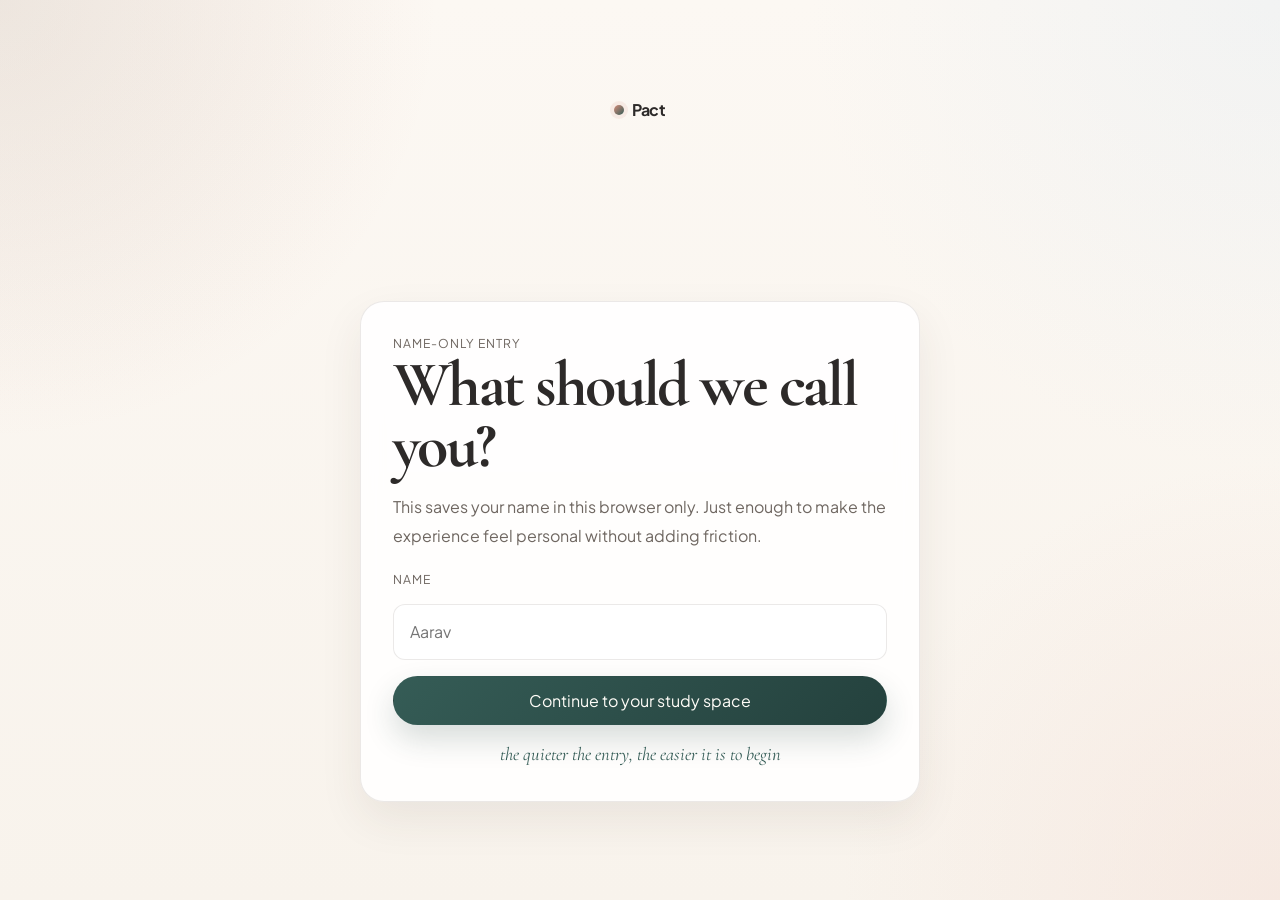
<file: app.html>
<!DOCTYPE html>
<html lang="en">
<head>
  <meta charset="UTF-8">
  <meta http-equiv="refresh" content="0; url=./pact.html#app">
  <title>Redirecting to Pact</title>
  <script>
    window.location.replace("./pact.html#app");
  </script>
</head>
<body></body>
</html>
</file>
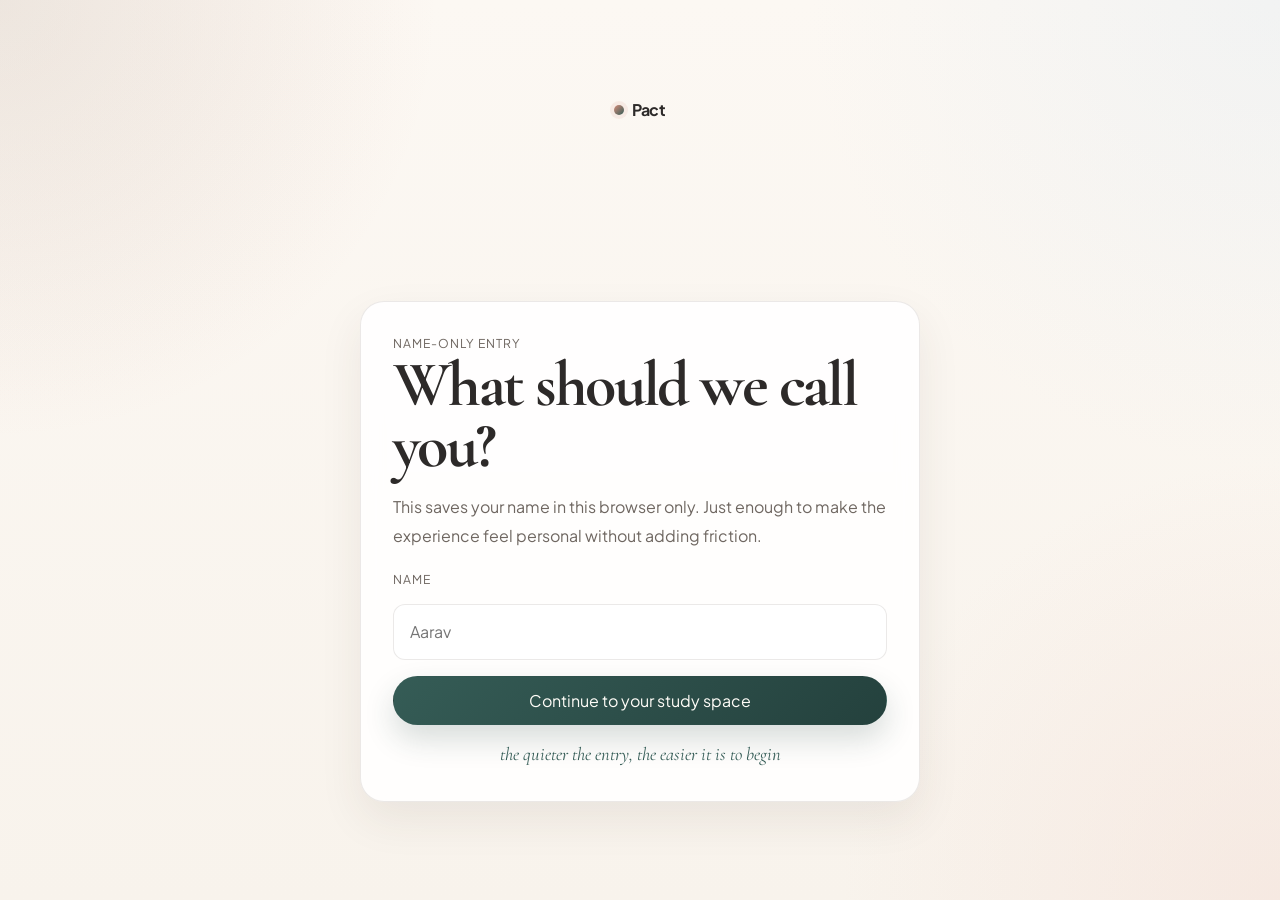
<file: hook.html>
<!DOCTYPE html>
<html lang="en">
<head>
  <meta charset="UTF-8">
  <meta http-equiv="refresh" content="0; url=./pact.html#hook">
  <title>Redirecting to Pact</title>
  <script>
    window.location.replace("./pact.html#hook");
  </script>
</head>
<body></body>
</html>
</file>
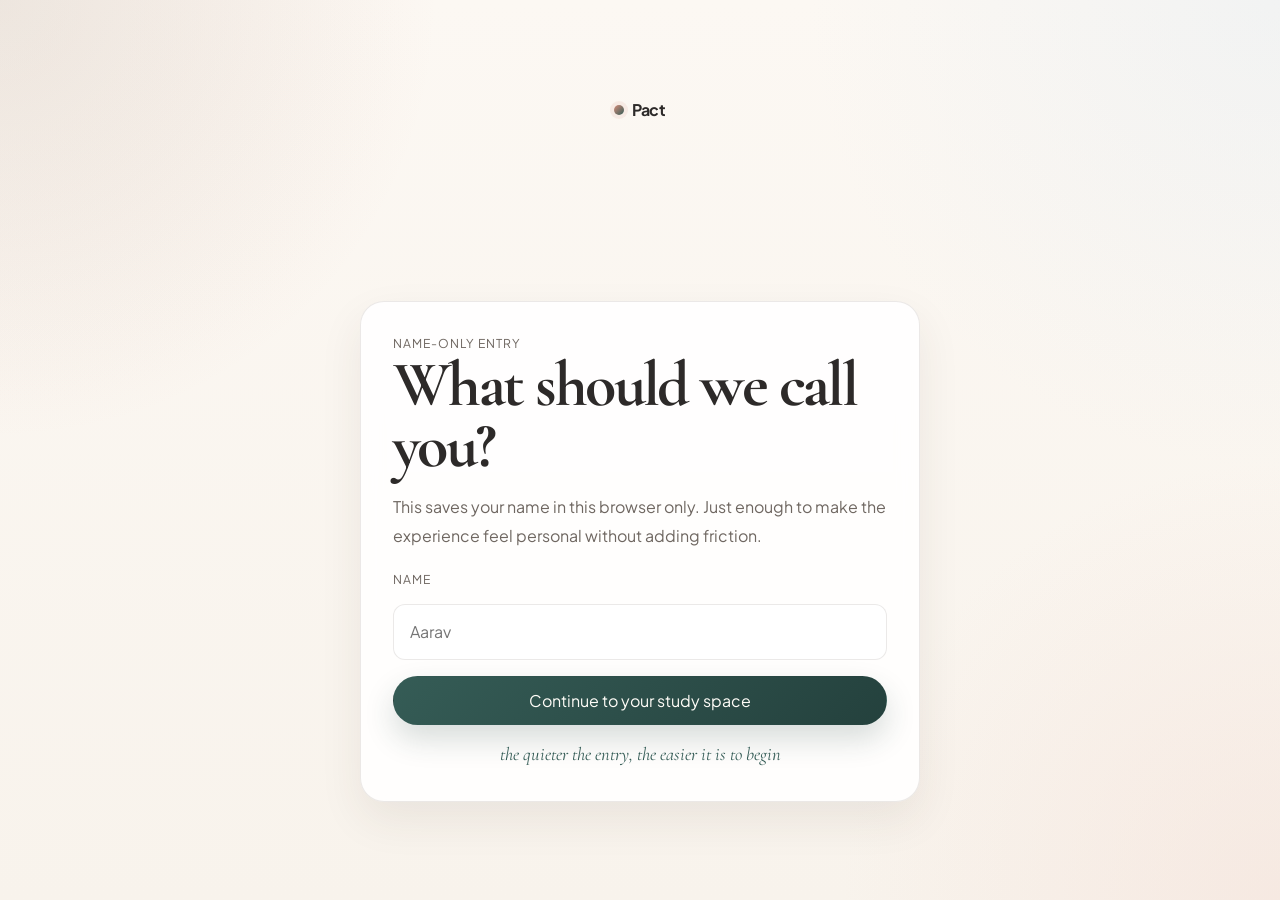
<file: login.html>
<!DOCTYPE html>
<html lang="en">
<head>
  <meta charset="UTF-8">
  <meta http-equiv="refresh" content="0; url=./pact.html#login">
  <title>Redirecting to Pact</title>
  <script>
    window.location.replace("./pact.html#login");
  </script>
</head>
<body></body>
</html>
</file>
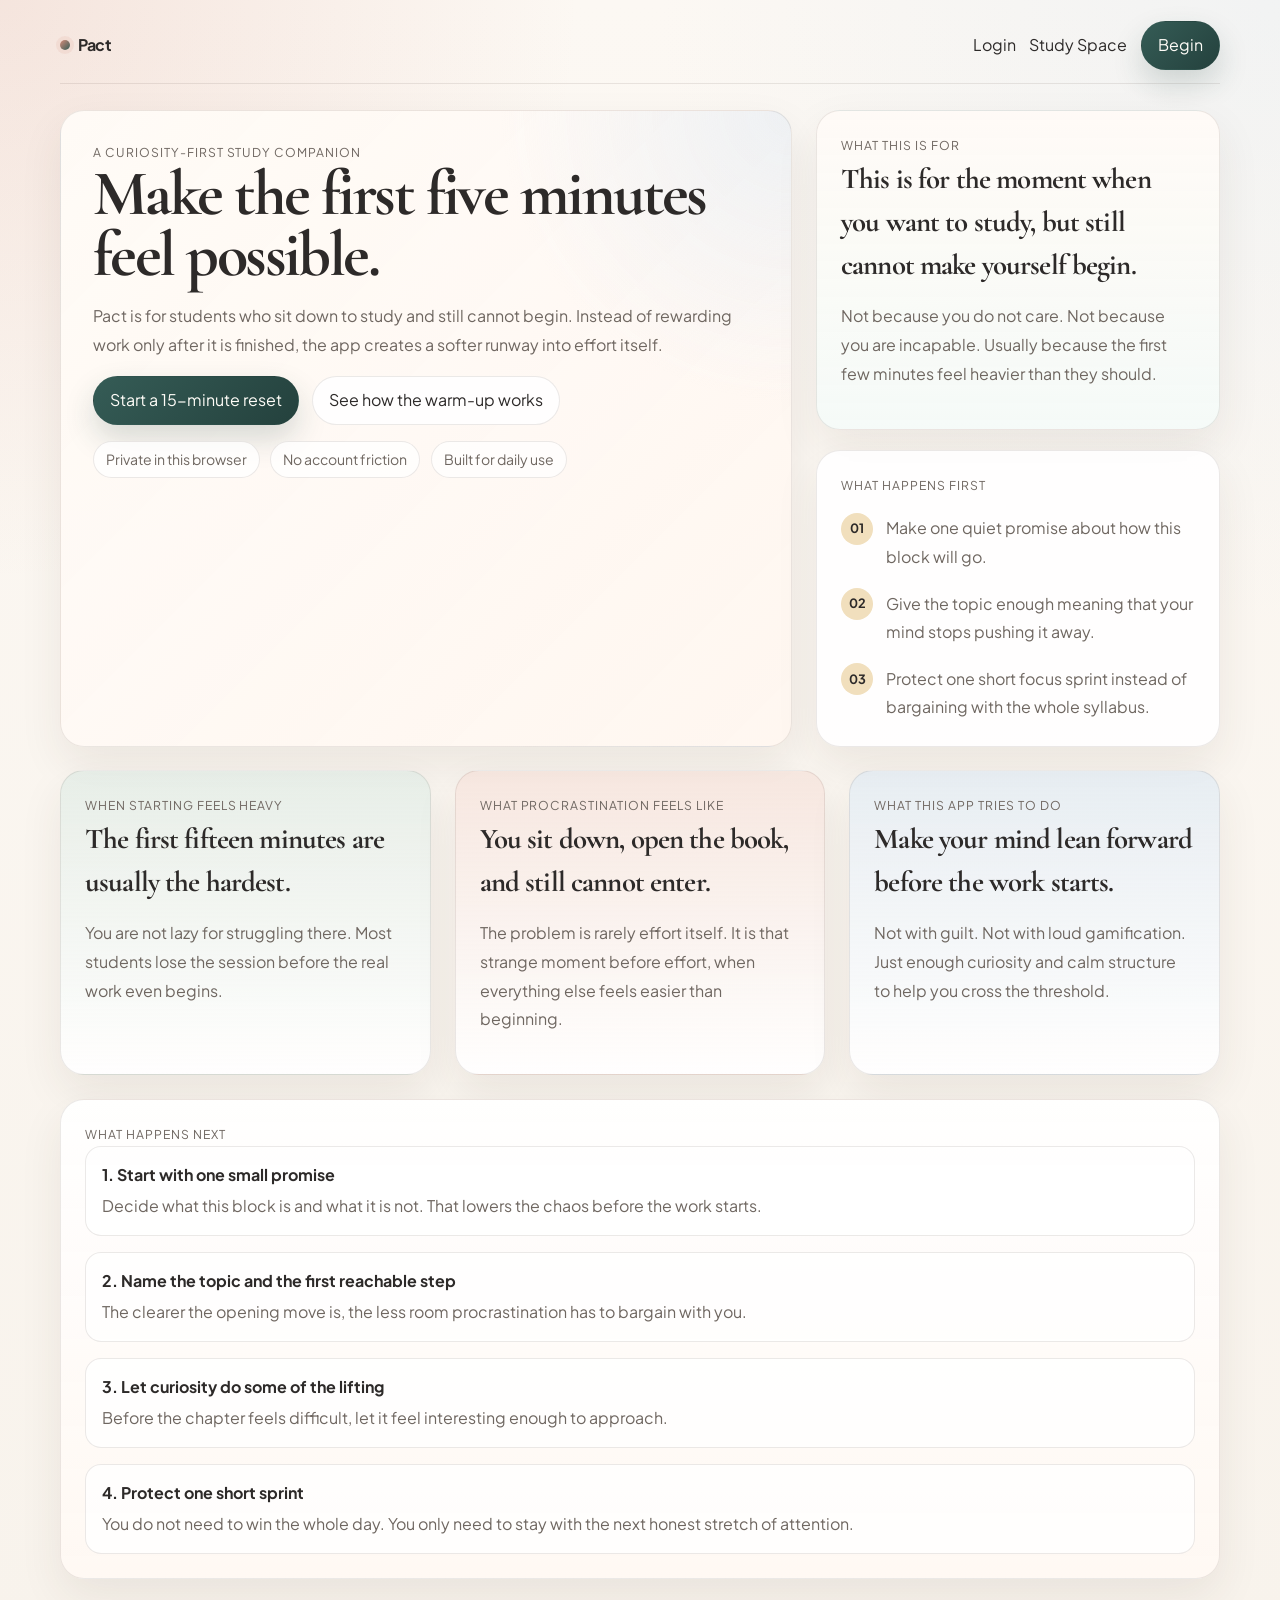
<file: pact.html>
<!DOCTYPE html>
<html lang="en">
<head>
  <meta charset="UTF-8">
  <meta name="viewport" content="width=device-width, initial-scale=1.0">
  <title>Pact — Begin gently</title>
  <meta name="description" content="A curiosity-first student study companion for starting gently and staying with the work.">
  <link rel="preconnect" href="https://fonts.googleapis.com">
  <link rel="preconnect" href="https://fonts.gstatic.com" crossorigin>
  <link href="https://fonts.googleapis.com/css2?family=Cormorant+Garamond:wght@500;600;700&family=Plus+Jakarta+Sans:wght@400;500;600;700&display=swap" rel="stylesheet">
  <link rel="icon" type="image/svg+xml" href="./assets/pact-mark.svg">
  <link rel="stylesheet" href="./styles.css">
</head>
<body>
<!-- ═══════════════════════════════════════════ -->
<!-- PAGE: HOME                                  -->
<!-- ═══════════════════════════════════════════ -->
<div id="page-home" class="page-view">
  <div class="page-shell">
    <header class="site-header">
      <a class="brand-mark" href="index.html">Pact</a>
      <nav class="site-nav">
        <a href="login.html">Login</a>
        <a href="app.html">Study Space</a>
        <a class="nav-button" id="homePrimaryCta" href="login.html">Begin</a>
      </nav>
    </header>

    <main class="home-hero-grid">
      <section class="hero-card hero-card-warm reveal">
        <p class="panel-kicker">A curiosity-first study companion</p>
        <h1>Make the first five minutes feel possible.</h1>
        <p class="hero-copy">
          Pact is for students who sit down to study and still cannot begin. Instead of rewarding work only after it is finished,
          the app creates a softer runway into effort itself.
        </p>
        <div class="button-row">
          <a class="primary-button" id="homeHeroCta" href="login.html">Start a 15-minute reset</a>
          <a class="secondary-button" href="hook.html">See how the warm-up works</a>
        </div>
        <div class="trust-row">
          <span class="trust-chip">Private in this browser</span>
          <span class="trust-chip">No account friction</span>
          <span class="trust-chip">Built for daily use</span>
        </div>
      </section>

      <aside class="home-side reveal">
        <section class="panel tone-panel">
          <p class="panel-kicker">What this is for</p>
          <h2>This is for the moment when you want to study, but still cannot make yourself begin.</h2>
          <p>Not because you do not care. Not because you are incapable. Usually because the first few minutes feel heavier than they should.</p>
        </section>
        <section class="panel mini-steps">
          <p class="panel-kicker">What happens first</p>
          <div class="step-list">
            <div class="step-item">
              <span>01</span>
              <p>Make one quiet promise about how this block will go.</p>
            </div>
            <div class="step-item">
              <span>02</span>
              <p>Give the topic enough meaning that your mind stops pushing it away.</p>
            </div>
            <div class="step-item">
              <span>03</span>
              <p>Protect one short focus sprint instead of bargaining with the whole syllabus.</p>
            </div>
          </div>
        </section>
      </aside>
    </main>

    <section class="feature-grid reveal">
      <article class="panel feature-panel accent-sage">
        <p class="panel-kicker">When starting feels heavy</p>
        <h2>The first fifteen minutes are usually the hardest.</h2>
        <p>You are not lazy for struggling there. Most students lose the session before the real work even begins.</p>
      </article>
      <article class="panel feature-panel accent-rose">
        <p class="panel-kicker">What procrastination feels like</p>
        <h2>You sit down, open the book, and still cannot enter.</h2>
        <p>The problem is rarely effort itself. It is that strange moment before effort, when everything else feels easier than beginning.</p>
      </article>
      <article class="panel feature-panel accent-sky">
        <p class="panel-kicker">What this app tries to do</p>
        <h2>Make your mind lean forward before the work starts.</h2>
        <p>Not with guilt. Not with loud gamification. Just enough curiosity and calm structure to help you cross the threshold.</p>
      </article>
    </section>

    <section class="panel page-map reveal">
      <p class="panel-kicker">What happens next</p>
      <div class="focus-order">
        <div class="focus-step">
          <strong>1. Start with one small promise</strong>
          <span>Decide what this block is and what it is not. That lowers the chaos before the work starts.</span>
        </div>
        <div class="focus-step">
          <strong>2. Name the topic and the first reachable step</strong>
          <span>The clearer the opening move is, the less room procrastination has to bargain with you.</span>
        </div>
        <div class="focus-step">
          <strong>3. Let curiosity do some of the lifting</strong>
          <span>Before the chapter feels difficult, let it feel interesting enough to approach.</span>
        </div>
        <div class="focus-step">
          <strong>4. Protect one short sprint</strong>
          <span>You do not need to win the whole day. You only need to stay with the next honest stretch of attention.</span>
        </div>
      </div>
    </section>
  </div>
</div>

<!-- ═══════════════════════════════════════════ -->
<!-- PAGE: LOGIN                                 -->
<!-- ═══════════════════════════════════════════ -->
<div id="page-login" class="page-view">
  <main class="auth-layout auth-layout-warm">
    <a class="brand-mark centered-mark" href="index.html">Pact</a>
    <section class="auth-card reveal">
      <p class="panel-kicker">Name-only entry</p>
      <h1>What should we call you?</h1>
      <p class="auth-copy">
        This saves your name in this browser only. Just enough to make the experience feel personal without adding friction.
      </p>
      <form id="loginForm" class="auth-form">
        <label class="field-label" for="nameInput">Name</label>
        <input id="nameInput" name="name" type="text" maxlength="30" placeholder="Aarav" autocomplete="name" required>
        <button class="primary-button full-width" type="submit">Continue to your study space</button>
      </form>

      <div id="returningUserCard" class="returning-user" hidden>
        <p class="field-label">Already saved here</p>
        <p id="returningUserText" class="returning-name"></p>
        <div class="button-row narrow">
          <a class="secondary-button" href="app.html">Continue</a>
          <button id="resetUserButton" class="ghost-button" type="button">Use a different name</button>
        </div>
      </div>

      <p class="hand-note hand-note-center">the quieter the entry, the easier it is to begin</p>
    </section>
  </main>
</div>

<!-- ═══════════════════════════════════════════ -->
<!-- PAGE: APP (dashboard)                       -->
<!-- ═══════════════════════════════════════════ -->
<div id="page-app" class="page-view">
  <div class="page-shell">
    <header class="site-header">
      <a class="brand-mark" href="index.html">Pact</a>
      <nav class="site-nav">
        <a href="index.html">Home</a>
        <a href="planner.html">Planner</a>
        <a href="dashboard.html">Dashboard</a>
        <a href="hook.html">Warm-up</a>
        <a href="session.html">Focus Sprint</a>
        <button id="clearIdentityButton" class="ghost-button compact" type="button">Switch name</button>
      </nav>
    </header>

    <main class="dashboard-layout">
      <section class="dashboard-main">
        <div id="appNotice" class="notice-banner" hidden></div>

        <section class="panel intro-panel reveal soft-gradient-card">
          <p class="panel-kicker">Start here</p>
          <h1 id="appGreeting">One clear beginning is enough.</h1>
          <p id="appSubcopy" class="hero-copy">
            Set the pact, choose the topic, pick a short block, and decide the first reachable step. Then the focus sprint takes over.
          </p>
        </section>

        <section class="panel reveal">
          <div class="panel-head">
            <div>
              <p class="panel-kicker">1. Make the block cleaner</p>
              <h2>The Pact</h2>
            </div>
            <span id="supportBadge" class="status-badge">More support</span>
          </div>
          <label class="field-label" for="pactInput">What will make this block easier to protect?</label>
          <textarea id="pactInput" rows="4" placeholder="Phone in another room. No music for the first 15 minutes. One tab only. I begin with the first example before I judge how I feel."></textarea>
          <div class="chip-row">
            <button class="chip suggestion-chip" type="button" data-value="Phone stays out of reach.">Phone away</button>
            <button class="chip suggestion-chip" type="button" data-value="No music during the first focus block.">No music</button>
            <button class="chip suggestion-chip" type="button" data-value="Only one study tab stays open.">One tab only</button>
            <button class="chip suggestion-chip" type="button" data-value="I start with the hardest five minutes first.">Hardest five minutes first</button>
          </div>
        </section>

        <section class="panel reveal">
          <div class="panel-head">
            <div>
              <p class="panel-kicker">2. Choose the target</p>
              <h2>Topic and sprint length</h2>
            </div>
          </div>

          <div class="form-grid">
            <div class="field">
              <label class="field-label" for="subjectSelect">Subject</label>
              <select id="subjectSelect">
                <option value="mathematics">Mathematics</option>
                <option value="physics">Physics</option>
                <option value="chemistry">Chemistry</option>
                <option value="biology">Biology</option>
                <option value="history">History</option>
                <option value="literature">Literature</option>
                <option value="economics">Economics</option>
                <option value="general">General</option>
              </select>
            </div>
            <div class="field field-wide">
              <label class="field-label" for="topicInput">Topic</label>
              <input id="topicInput" type="text" placeholder="Complex Numbers">
            </div>
          </div>

          <div class="duration-panel">
            <div class="duration-copy">
              <p class="field-label">Sprint length</p>
              <p class="helper-text">If starting feels hard today, begin with 15 minutes. You can always do another block after.</p>
            </div>
            <div class="duration-meter">
              <input id="durationRange" type="range" min="15" max="60" step="5" value="25">
              <div class="duration-badge"><span id="durationValue">25</span> min</div>
            </div>
          </div>

          <div class="hook-preview-grid">
            <div id="hookPreviewCard" class="hook-card expanded-hook-card">
              <p class="eyebrow">Why this might be worth opening</p>
              <h3 id="hookPreviewTitle">Give the chapter a reason to matter first.</h3>
              <p id="hookPreviewText">The warm-up turns the topic into something your brain can lean toward before the effort begins.</p>
            </div>
            <div class="preview-actions">
              <a class="secondary-button full-width" id="openHookButton" href="hook.html">Open curiosity warm-up</a>
              <p class="hand-note hand-note-small">interest first, resistance second</p>
            </div>
          </div>
        </section>

        <section class="panel reveal">
          <div class="panel-head">
            <div>
              <p class="panel-kicker">3. Lower the first barrier</p>
              <h2>Pick the first reachable step</h2>
            </div>
          </div>

          <div class="task-entry">
            <input id="taskInput" type="text" placeholder="What's the smallest thing you can start right now?">
            <button id="addTaskButton" class="primary-button" type="button">Add step</button>
          </div>
          <ul id="draftTaskList" class="task-list"></ul>

          <div class="button-row">
            <button id="startSessionButton" class="primary-button" type="button">Start this focus sprint</button>
            <button id="resetDraftButton" class="ghost-button" type="button">Clear setup</button>
          </div>
        </section>
      </section>

      <aside class="app-sidebar">
        <section class="panel reveal">
          <p class="panel-kicker">Quiet record</p>
          <div class="metric-grid">
            <div class="metric-card accent-sage">
              <span class="metric-value" id="streakValue">0</span>
              <span class="metric-label">streak</span>
            </div>
            <div class="metric-card accent-rose">
              <span class="metric-value" id="sessionCountValue">0</span>
              <span class="metric-label">sessions</span>
            </div>
          </div>
          <div class="metric-card xp-card accent-sky">
            <div class="xp-ring">
              <svg viewBox="0 0 120 120" aria-hidden="true">
                <circle class="ring-track" cx="60" cy="60" r="46"></circle>
                <circle id="xpRingProgress" class="ring-progress" cx="60" cy="60" r="46"></circle>
              </svg>
              <div class="xp-ring-center">
                <span class="metric-label">level</span>
                <strong id="levelValue" class="ring-level">1</strong>
              </div>
            </div>
            <div class="xp-copy">
              <p class="panel-kicker">Experience</p>
              <h3 id="xpHeadline">Three focus blocks to level 2.</h3>
              <p id="xpSubcopy" class="sidebar-copy">Each full 25-minute block adds 100 XP. Every 300 XP lifts you one level.</p>
              <div class="xp-meta">
                <span id="xpTotalValue">0 XP</span>
                <span id="xpRingLabel">0 / 300 XP this level</span>
              </div>
            </div>
          </div>
        </section>

        <section class="panel reveal">
          <p class="panel-kicker">Your arc</p>
          <h2 id="supportTitle">More support right now</h2>
          <p id="supportDescription" class="sidebar-copy">
            Early on, the app gives a little more scaffolding because starting cleanly still needs support.
          </p>
          <div id="graduationNote" class="graduation-note">
            Keep showing up. The app gets quieter as your own momentum gets stronger.
          </div>
        </section>

        <section class="panel reveal">
          <p class="panel-kicker">Recent sessions</p>
          <ul id="recentSessionsList" class="session-history"></ul>
        </section>
      </aside>
    </main>
  </div>
</div>

<!-- ═══════════════════════════════════════════ -->
<!-- PAGE: HOOK (curiosity)                      -->
<!-- ═══════════════════════════════════════════ -->
<div id="page-hook" class="page-view">
  <div class="page-shell">
    <header class="site-header">
      <a class="brand-mark" href="index.html">Pact</a>
      <nav class="site-nav">
        <a href="app.html">Study Space</a>
        <a href="planner.html">Planner</a>
        <a href="dashboard.html">Dashboard</a>
        <a href="session.html">Focus Sprint</a>
        <button id="hookSwitchIdentityButton" class="ghost-button compact" type="button">Switch name</button>
      </nav>
    </header>

    <main class="hook-layout">
      <section class="hook-main">
        <div id="hookNotice" class="notice-banner" hidden></div>

        <section class="panel hook-hero reveal">
          <p class="panel-kicker" id="hookTopicLabel">Curiosity warm-up</p>
          <h1 id="hookTitle">Make the chapter feel worth approaching.</h1>
          <p class="hook-short" id="hookShortText">Set a topic in the study space and this page will turn it into a stronger invitation.</p>
          <p class="hero-copy" id="hookLongText">
            The goal here is not to explain the whole chapter. It is to give the brain something intriguing enough to lean toward before the work begins.
          </p>
        </section>

        <section class="hook-info-grid reveal">
          <article class="panel accent-sage">
            <p class="panel-kicker">What makes this beautiful</p>
            <p id="hookBeautyText">The beautiful part of a topic is usually the moment when scattered facts suddenly become one coherent picture.</p>
          </article>
          <article class="panel accent-sky">
            <p class="panel-kicker">What to watch for today</p>
            <p id="hookLensText">A good study lens tells the student what to look for while reading or solving, so attention stops feeling random.</p>
          </article>
          <article class="panel accent-rose">
            <p class="panel-kicker">Why this pays off</p>
            <p id="hookPayoffText">When effort is attached to meaning, memory usually sticks better and starting the next session gets easier too.</p>
          </article>
        </section>

        <section class="panel reveal">
          <div class="panel-head">
            <div>
              <p class="panel-kicker">Visual doorway</p>
              <h2 id="hookVisualTitle">A simple visual can make the idea feel graspable.</h2>
            </div>
          </div>
          <div id="hookVisualGraphic" class="visual-stage"></div>
          <p id="hookVisualCaption" class="visual-caption">The visual updates with the chosen topic whenever the app knows how to map it clearly.</p>
        </section>
      </section>

      <aside class="hook-side">
        <section class="panel reveal">
          <p class="panel-kicker">What you are about to study</p>
          <h2 id="hookTopicName">Nothing chosen yet</h2>
          <p id="hookStateHint" class="sidebar-copy">
            Go to the study space, choose a subject and topic, then return here.
          </p>
          <div class="button-row">
            <a class="secondary-button" href="app.html">Back to study space</a>
            <button id="startFromHookButton" class="primary-button" type="button">Start this focus sprint</button>
          </div>
        </section>

        <section class="panel reveal">
          <p class="panel-kicker">How the session will end</p>
          <p id="hookChallengePreview" class="sidebar-copy">
            The end-of-session retrieval question will appear here once the app knows the topic.
          </p>
          <p class="hand-note hand-note-small">begin with interest, end with proof</p>
        </section>
      </aside>
    </main>
  </div>
</div>

<!-- ═══════════════════════════════════════════ -->
<!-- PAGE: SESSION (focus)                       -->
<!-- ═══════════════════════════════════════════ -->
<div id="page-session" class="page-view">
  <div class="page-shell">
    <header class="site-header">
      <a class="brand-mark" href="index.html">Pact</a>
      <nav class="site-nav">
        <a href="app.html">Study Space</a>
        <a href="planner.html">Planner</a>
        <a href="dashboard.html">Dashboard</a>
        <a href="hook.html">Warm-up</a>
        <button id="sessionSwitchIdentityButton" class="ghost-button compact" type="button">Switch name</button>
      </nav>
    </header>

    <main class="session-layout">
      <section class="session-main">
        <div id="sessionNotice" class="notice-banner" hidden></div>

        <section id="sessionEmptyState" class="panel reveal" hidden>
          <p class="panel-kicker">No focus sprint yet</p>
          <h1>Set up the next block first.</h1>
          <p class="hero-copy">
            The focus sprint becomes available once the pact, topic, sprint length, and first steps are ready.
          </p>
          <div class="button-row">
            <a class="primary-button" href="app.html">Set up a focus sprint</a>
            <a class="secondary-button" href="hook.html">Open curiosity warm-up</a>
          </div>
        </section>

        <section id="sessionLivePanel" class="panel reveal" hidden>
          <div class="panel-head">
            <div>
              <p class="panel-kicker" id="sessionSubjectLabel">Focus sprint</p>
              <h1 id="sessionTopicTitle">Current topic</h1>
              <p id="sessionHookReminder" class="hero-copy">
                The warm-up stays here as a quiet anchor while you work.
              </p>
            </div>
            <div class="session-timer-card">
              <div class="timer-dial">
                <svg viewBox="0 0 220 220" aria-hidden="true">
                  <circle class="timer-dial-track" cx="110" cy="110" r="88"></circle>
                  <circle id="sessionDialProgress" class="timer-dial-progress" cx="110" cy="110" r="88"></circle>
                </svg>
                <div class="timer-dial-center">
                  <span class="session-timer-label">remaining</span>
                  <strong id="remainingTimer">25:00</strong>
                  <small id="elapsedTimer">elapsed 00:00</small>
                </div>
              </div>
              <div class="session-progress-meta">
                <span id="sessionDurationText">25 minute block</span>
                <span id="nextCheckInText">Next check-in in 15:00</span>
              </div>
            </div>
          </div>

          <div class="session-overview">
            <div class="overview-item">
              <span class="meta-label">Check-ins</span>
              <strong id="checkInCount">0</strong>
            </div>
            <div class="overview-item">
              <span class="meta-label">What to hold onto</span>
              <strong id="liveSupportLabel">Curiosity hook</strong>
            </div>
            <div class="overview-item">
              <span class="meta-label">Today's pact</span>
              <strong id="sessionPactSummary">-</strong>
            </div>
          </div>

          <div class="hook-card live-hook-card">
            <p id="liveSupportText">When the session starts, the hook and later responses will live here.</p>
          </div>

          <div class="panel subtle-panel">
            <div class="panel-head compact-head">
              <div>
                <p class="panel-kicker">What you can do next</p>
                <h3>Keep the next step reachable</h3>
              </div>
            </div>
            <ul id="liveTaskList" class="task-list compact-list"></ul>
          </div>

          <div id="checkInPrompt" class="checkin-card" hidden>
            <p class="eyebrow">State check-in</p>
            <h3>How is your attention right now?</h3>
            <p class="helper-text">1 is flat and resistant. 10 is absorbed and steady.</p>
            <div id="ratingGrid" class="rating-grid"></div>
          </div>

          <div id="thermostatCard" class="thermostat-card" hidden>
            <p id="thermostatLabel" class="eyebrow">Thermostat response</p>
            <h3 id="thermostatTitle">A small spark</h3>
            <p id="thermostatMessage"></p>
          </div>

          <div class="button-row">
            <button id="manualCheckInButton" class="secondary-button" type="button">Check your state</button>
            <button id="endSessionButton" class="primary-button" type="button">Finish focus sprint</button>
          </div>
        </section>

        <section id="wrapPanel" class="panel reveal" hidden>
          <div class="panel-head">
            <div>
              <p class="panel-kicker">Close the loop</p>
              <h2>Retrieval and reflection</h2>
            </div>
          </div>

          <div class="wrap-question">
            <p class="field-label">Challenge question</p>
            <p id="challengeQuestion" class="challenge-copy"></p>
          </div>

          <label class="field-label" for="answerInput">What can you retrieve now?</label>
          <textarea id="answerInput" rows="5" placeholder="Write the strongest answer you can before revealing the guidance."></textarea>

          <div class="button-row">
            <button id="revealCuesButton" class="secondary-button" type="button">Reveal what a strong answer should touch</button>
          </div>

          <div id="answerCuesCard" class="answer-cues" hidden>
            <p class="eyebrow">Strong answers usually include</p>
            <p id="answerCuesText"></p>
          </div>

          <label class="field-label" for="reflectionInput">What surprised you today?</label>
          <textarea id="reflectionInput" rows="3" placeholder="One sentence is enough."></textarea>

          <div class="button-row">
            <button id="saveSessionButton" class="primary-button" type="button">Save this session</button>
            <a class="ghost-button" href="app.html">Back to study space</a>
          </div>
        </section>
      </section>

      <aside class="session-side">
        <section class="panel reveal">
          <p class="panel-kicker">During the block</p>
          <h2>Stay with the next honest step.</h2>
          <p class="sidebar-copy">
            The focus sprint is intentionally quieter than the study space. The warm-up has already done its job. Now the work gets room.
          </p>
          <p class="hand-note hand-note-small">reward the effort, not just the finish</p>
        </section>
      </aside>
    </main>
  </div>
</div>

<!-- ═══════════════════════════════════════════ -->
<script src="./script.js"></script>
<script src="./ai.js"></script>
</body>
</html>
</file>
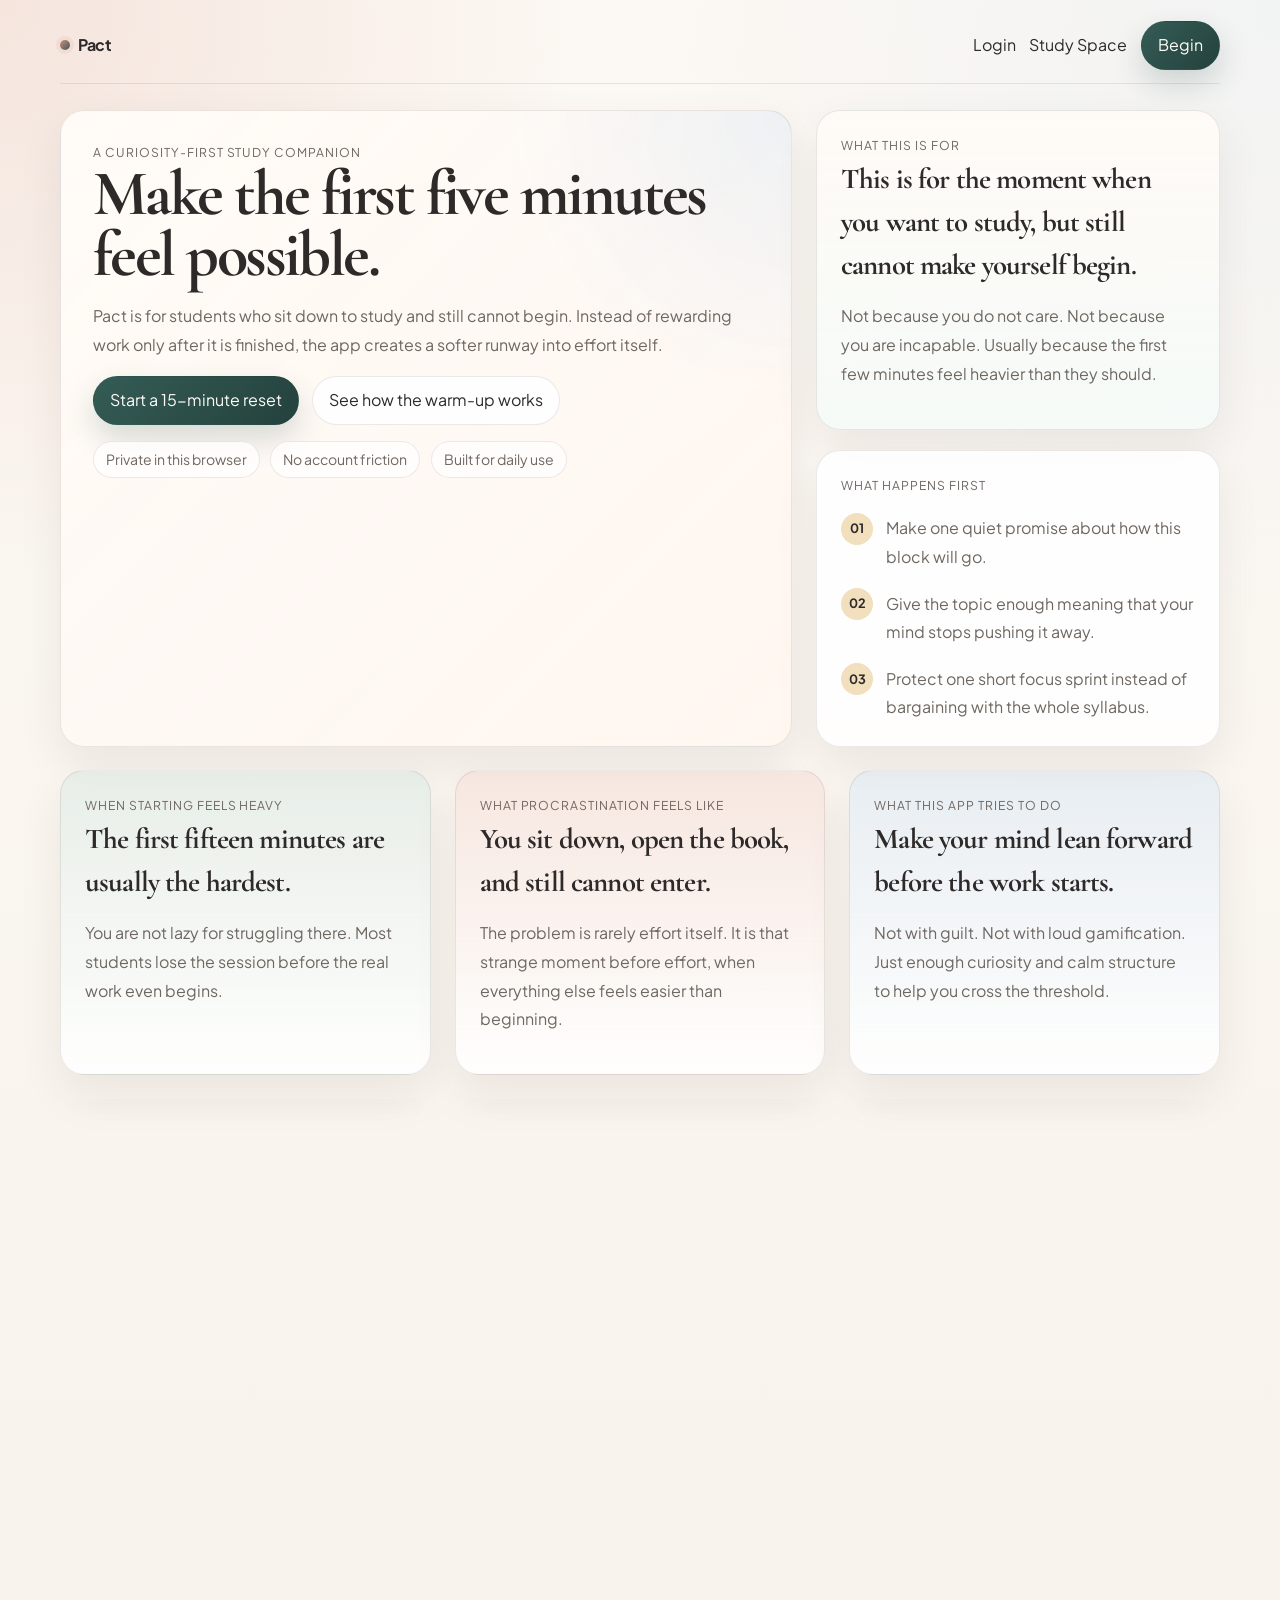
<file: pact.html.html>
<!DOCTYPE html>
<html lang="en">
<head>
  <meta charset="UTF-8">
  <meta name="viewport" content="width=device-width, initial-scale=1.0">
  <title>Pact — Begin gently</title>
  <meta name="description" content="A curiosity-first student study companion for starting gently and staying with the work.">
  <link rel="preconnect" href="https://fonts.googleapis.com">
  <link rel="preconnect" href="https://fonts.gstatic.com" crossorigin>
  <link href="https://fonts.googleapis.com/css2?family=Cormorant+Garamond:wght@500;600;700&family=Plus+Jakarta+Sans:wght@400;500;600;700&display=swap" rel="stylesheet">
  <link rel="icon" type="image/svg+xml" href="./assets/pact-mark.svg">
  <link rel="stylesheet" href="./styles.css">
</head>
<body>
<!-- ═══════════════════════════════════════════ -->
<!-- PAGE: HOME                                  -->
<!-- ═══════════════════════════════════════════ -->
<div id="page-home" class="page-view">
  <div class="page-shell">
    <header class="site-header">
      <a class="brand-mark" href="index.html">Pact</a>
      <nav class="site-nav">
        <a href="login.html">Login</a>
        <a href="app.html">Study Space</a>
        <a class="nav-button" id="homePrimaryCta" href="login.html">Begin</a>
      </nav>
    </header>

    <main class="home-hero-grid">
      <section class="hero-card hero-card-warm reveal">
        <p class="panel-kicker">A curiosity-first study companion</p>
        <h1>Make the first five minutes feel possible.</h1>
        <p class="hero-copy">
          Pact is for students who sit down to study and still cannot begin. Instead of rewarding work only after it is finished,
          the app creates a softer runway into effort itself.
        </p>
        <div class="button-row">
          <a class="primary-button" id="homeHeroCta" href="login.html">Start a 15-minute reset</a>
          <a class="secondary-button" href="hook.html">See how the warm-up works</a>
        </div>
        <div class="trust-row">
          <span class="trust-chip">Private in this browser</span>
          <span class="trust-chip">No account friction</span>
          <span class="trust-chip">Built for daily use</span>
        </div>
      </section>

      <aside class="home-side reveal">
        <section class="panel tone-panel">
          <p class="panel-kicker">What this is for</p>
          <h2>This is for the moment when you want to study, but still cannot make yourself begin.</h2>
          <p>Not because you do not care. Not because you are incapable. Usually because the first few minutes feel heavier than they should.</p>
        </section>
        <section class="panel mini-steps">
          <p class="panel-kicker">What happens first</p>
          <div class="step-list">
            <div class="step-item">
              <span>01</span>
              <p>Make one quiet promise about how this block will go.</p>
            </div>
            <div class="step-item">
              <span>02</span>
              <p>Give the topic enough meaning that your mind stops pushing it away.</p>
            </div>
            <div class="step-item">
              <span>03</span>
              <p>Protect one short focus sprint instead of bargaining with the whole syllabus.</p>
            </div>
          </div>
        </section>
      </aside>
    </main>

    <section class="feature-grid reveal">
      <article class="panel feature-panel accent-sage">
        <p class="panel-kicker">When starting feels heavy</p>
        <h2>The first fifteen minutes are usually the hardest.</h2>
        <p>You are not lazy for struggling there. Most students lose the session before the real work even begins.</p>
      </article>
      <article class="panel feature-panel accent-rose">
        <p class="panel-kicker">What procrastination feels like</p>
        <h2>You sit down, open the book, and still cannot enter.</h2>
        <p>The problem is rarely effort itself. It is that strange moment before effort, when everything else feels easier than beginning.</p>
      </article>
      <article class="panel feature-panel accent-sky">
        <p class="panel-kicker">What this app tries to do</p>
        <h2>Make your mind lean forward before the work starts.</h2>
        <p>Not with guilt. Not with loud gamification. Just enough curiosity and calm structure to help you cross the threshold.</p>
      </article>
    </section>

    <section class="panel page-map reveal">
      <p class="panel-kicker">What happens next</p>
      <div class="focus-order">
        <div class="focus-step">
          <strong>1. Start with one small promise</strong>
          <span>Decide what this block is and what it is not. That lowers the chaos before the work starts.</span>
        </div>
        <div class="focus-step">
          <strong>2. Name the topic and the first reachable step</strong>
          <span>The clearer the opening move is, the less room procrastination has to bargain with you.</span>
        </div>
        <div class="focus-step">
          <strong>3. Let curiosity do some of the lifting</strong>
          <span>Before the chapter feels difficult, let it feel interesting enough to approach.</span>
        </div>
        <div class="focus-step">
          <strong>4. Protect one short sprint</strong>
          <span>You do not need to win the whole day. You only need to stay with the next honest stretch of attention.</span>
        </div>
      </div>
    </section>
  </div>
</div>

<!-- ═══════════════════════════════════════════ -->
<!-- PAGE: LOGIN                                 -->
<!-- ═══════════════════════════════════════════ -->
<div id="page-login" class="page-view">
  <main class="auth-layout auth-layout-warm">
    <a class="brand-mark centered-mark" href="index.html">Pact</a>
    <section class="auth-card reveal">
      <p class="panel-kicker">Name-only entry</p>
      <h1>What should we call you?</h1>
      <p class="auth-copy">
        This saves your name in this browser only. Just enough to make the experience feel personal without adding friction.
      </p>
      <form id="loginForm" class="auth-form">
        <label class="field-label" for="nameInput">Name</label>
        <input id="nameInput" name="name" type="text" maxlength="30" placeholder="Aarav" autocomplete="name" required>
        <button class="primary-button full-width" type="submit">Continue to your study space</button>
      </form>

      <div id="returningUserCard" class="returning-user" hidden>
        <p class="field-label">Already saved here</p>
        <p id="returningUserText" class="returning-name"></p>
        <div class="button-row narrow">
          <a class="secondary-button" href="app.html">Continue</a>
          <button id="resetUserButton" class="ghost-button" type="button">Use a different name</button>
        </div>
      </div>

      <p class="hand-note hand-note-center">the quieter the entry, the easier it is to begin</p>
    </section>
  </main>
</div>

<!-- ═══════════════════════════════════════════ -->
<!-- PAGE: APP (dashboard)                       -->
<!-- ═══════════════════════════════════════════ -->
<div id="page-app" class="page-view">
  <div class="page-shell">
    <header class="site-header">
      <a class="brand-mark" href="index.html">Pact</a>
      <nav class="site-nav">
        <a href="index.html">Home</a>
        <a href="hook.html">Warm-up</a>
        <a href="session.html">Focus Sprint</a>
        <button id="clearIdentityButton" class="ghost-button compact" type="button">Switch name</button>
      </nav>
    </header>

    <main class="dashboard-layout">
      <section class="dashboard-main">
        <div id="appNotice" class="notice-banner" hidden></div>

        <section class="panel intro-panel reveal soft-gradient-card">
          <p class="panel-kicker">Start here</p>
          <h1 id="appGreeting">One clear beginning is enough.</h1>
          <p id="appSubcopy" class="hero-copy">
            Set the pact, choose the topic, pick a short block, and decide the first reachable step. Then the focus sprint takes over.
          </p>
        </section>

        <section class="panel reveal">
          <div class="panel-head">
            <div>
              <p class="panel-kicker">1. Make the block cleaner</p>
              <h2>The Pact</h2>
            </div>
            <span id="supportBadge" class="status-badge">More support</span>
          </div>
          <label class="field-label" for="pactInput">What will make this block easier to protect?</label>
          <textarea id="pactInput" rows="4" placeholder="Phone in another room. No music for the first 15 minutes. One tab only. I begin with the first example before I judge how I feel."></textarea>
          <div class="chip-row">
            <button class="chip suggestion-chip" type="button" data-value="Phone stays out of reach.">Phone away</button>
            <button class="chip suggestion-chip" type="button" data-value="No music during the first focus block.">No music</button>
            <button class="chip suggestion-chip" type="button" data-value="Only one study tab stays open.">One tab only</button>
            <button class="chip suggestion-chip" type="button" data-value="I start with the hardest five minutes first.">Hardest five minutes first</button>
          </div>
        </section>

        <section class="panel reveal">
          <div class="panel-head">
            <div>
              <p class="panel-kicker">2. Choose the target</p>
              <h2>Topic and sprint length</h2>
            </div>
          </div>

          <div class="form-grid">
            <div class="field">
              <label class="field-label" for="subjectSelect">Subject</label>
              <select id="subjectSelect">
                <option value="mathematics">Mathematics</option>
                <option value="physics">Physics</option>
                <option value="chemistry">Chemistry</option>
                <option value="biology">Biology</option>
                <option value="history">History</option>
                <option value="literature">Literature</option>
                <option value="economics">Economics</option>
                <option value="general">General</option>
              </select>
            </div>
            <div class="field field-wide">
              <label class="field-label" for="topicInput">Topic</label>
              <input id="topicInput" type="text" placeholder="Complex Numbers">
            </div>
          </div>

          <div class="duration-panel">
            <div class="duration-copy">
              <p class="field-label">Sprint length</p>
              <p class="helper-text">If starting feels hard today, begin with 15 minutes. You can always do another block after.</p>
            </div>
            <div class="duration-meter">
              <input id="durationRange" type="range" min="15" max="60" step="5" value="25">
              <div class="duration-badge"><span id="durationValue">25</span> min</div>
            </div>
          </div>

          <div class="hook-preview-grid">
            <div id="hookPreviewCard" class="hook-card expanded-hook-card">
              <p class="eyebrow">Why this might be worth opening</p>
              <h3 id="hookPreviewTitle">Give the chapter a reason to matter first.</h3>
              <p id="hookPreviewText">The warm-up turns the topic into something your brain can lean toward before the effort begins.</p>
            </div>
            <div class="preview-actions">
              <a class="secondary-button full-width" id="openHookButton" href="hook.html">Open curiosity warm-up</a>
              <p class="hand-note hand-note-small">interest first, resistance second</p>
            </div>
          </div>
        </section>

        <section class="panel reveal">
          <div class="panel-head">
            <div>
              <p class="panel-kicker">3. Lower the first barrier</p>
              <h2>Pick the first reachable step</h2>
            </div>
          </div>

          <div class="task-entry">
            <input id="taskInput" type="text" placeholder="What's the smallest thing you can start right now?">
            <button id="addTaskButton" class="primary-button" type="button">Add step</button>
          </div>
          <ul id="draftTaskList" class="task-list"></ul>

          <div class="button-row">
            <button id="startSessionButton" class="primary-button" type="button">Start this focus sprint</button>
            <button id="resetDraftButton" class="ghost-button" type="button">Clear setup</button>
          </div>
        </section>
      </section>

      <aside class="app-sidebar">
        <section class="panel reveal">
          <p class="panel-kicker">Quiet record</p>
          <div class="metric-grid">
            <div class="metric-card accent-sage">
              <span class="metric-value" id="streakValue">0</span>
              <span class="metric-label">streak</span>
            </div>
            <div class="metric-card accent-rose">
              <span class="metric-value" id="sessionCountValue">0</span>
              <span class="metric-label">sessions</span>
            </div>
          </div>
          <div class="metric-card xp-card accent-sky">
            <div class="xp-ring">
              <svg viewBox="0 0 120 120" aria-hidden="true">
                <circle class="ring-track" cx="60" cy="60" r="46"></circle>
                <circle id="xpRingProgress" class="ring-progress" cx="60" cy="60" r="46"></circle>
              </svg>
              <div class="xp-ring-center">
                <span class="metric-label">level</span>
                <strong id="levelValue" class="ring-level">1</strong>
              </div>
            </div>
            <div class="xp-copy">
              <p class="panel-kicker">Experience</p>
              <h3 id="xpHeadline">Three focus blocks to level 2.</h3>
              <p id="xpSubcopy" class="sidebar-copy">Each full 25-minute block adds 100 XP. Every 300 XP lifts you one level.</p>
              <div class="xp-meta">
                <span id="xpTotalValue">0 XP</span>
                <span id="xpRingLabel">0 / 300 XP this level</span>
              </div>
            </div>
          </div>
        </section>

        <section class="panel reveal">
          <p class="panel-kicker">Your arc</p>
          <h2 id="supportTitle">More support right now</h2>
          <p id="supportDescription" class="sidebar-copy">
            Early on, the app gives a little more scaffolding because starting cleanly still needs support.
          </p>
          <div id="graduationNote" class="graduation-note">
            Keep showing up. The app gets quieter as your own momentum gets stronger.
          </div>
        </section>

        <section class="panel reveal">
          <p class="panel-kicker">Recent sessions</p>
          <ul id="recentSessionsList" class="session-history"></ul>
        </section>
      </aside>
    </main>
  </div>
</div>

<!-- ═══════════════════════════════════════════ -->
<!-- PAGE: HOOK (curiosity)                      -->
<!-- ═══════════════════════════════════════════ -->
<div id="page-hook" class="page-view">
  <div class="page-shell">
    <header class="site-header">
      <a class="brand-mark" href="index.html">Pact</a>
      <nav class="site-nav">
        <a href="app.html">Study Space</a>
        <a href="session.html">Focus Sprint</a>
        <button id="hookSwitchIdentityButton" class="ghost-button compact" type="button">Switch name</button>
      </nav>
    </header>

    <main class="hook-layout">
      <section class="hook-main">
        <div id="hookNotice" class="notice-banner" hidden></div>

        <section class="panel hook-hero reveal">
          <p class="panel-kicker" id="hookTopicLabel">Curiosity warm-up</p>
          <h1 id="hookTitle">Make the chapter feel worth approaching.</h1>
          <p class="hook-short" id="hookShortText">Set a topic in the study space and this page will turn it into a stronger invitation.</p>
          <p class="hero-copy" id="hookLongText">
            The goal here is not to explain the whole chapter. It is to give the brain something intriguing enough to lean toward before the work begins.
          </p>
        </section>

        <section class="hook-info-grid reveal">
          <article class="panel accent-sage">
            <p class="panel-kicker">What makes this beautiful</p>
            <p id="hookBeautyText">The beautiful part of a topic is usually the moment when scattered facts suddenly become one coherent picture.</p>
          </article>
          <article class="panel accent-sky">
            <p class="panel-kicker">What to watch for today</p>
            <p id="hookLensText">A good study lens tells the student what to look for while reading or solving, so attention stops feeling random.</p>
          </article>
          <article class="panel accent-rose">
            <p class="panel-kicker">Why this pays off</p>
            <p id="hookPayoffText">When effort is attached to meaning, memory usually sticks better and starting the next session gets easier too.</p>
          </article>
        </section>

        <section class="panel reveal">
          <div class="panel-head">
            <div>
              <p class="panel-kicker">Visual doorway</p>
              <h2 id="hookVisualTitle">A simple visual can make the idea feel graspable.</h2>
            </div>
          </div>
          <div id="hookVisualGraphic" class="visual-stage"></div>
          <p id="hookVisualCaption" class="visual-caption">The visual updates with the chosen topic whenever the app knows how to map it clearly.</p>
        </section>
      </section>

      <aside class="hook-side">
        <section class="panel reveal">
          <p class="panel-kicker">What you are about to study</p>
          <h2 id="hookTopicName">Nothing chosen yet</h2>
          <p id="hookStateHint" class="sidebar-copy">
            Go to the study space, choose a subject and topic, then return here.
          </p>
          <div class="button-row">
            <a class="secondary-button" href="app.html">Back to study space</a>
            <button id="startFromHookButton" class="primary-button" type="button">Start this focus sprint</button>
          </div>
        </section>

        <section class="panel reveal">
          <p class="panel-kicker">How the session will end</p>
          <p id="hookChallengePreview" class="sidebar-copy">
            The end-of-session retrieval question will appear here once the app knows the topic.
          </p>
          <p class="hand-note hand-note-small">begin with interest, end with proof</p>
        </section>
      </aside>
    </main>
  </div>
</div>

<!-- ═══════════════════════════════════════════ -->
<!-- PAGE: SESSION (focus)                       -->
<!-- ═══════════════════════════════════════════ -->
<div id="page-session" class="page-view">
  <div class="page-shell">
    <header class="site-header">
      <a class="brand-mark" href="index.html">Pact</a>
      <nav class="site-nav">
        <a href="app.html">Study Space</a>
        <a href="hook.html">Warm-up</a>
        <button id="sessionSwitchIdentityButton" class="ghost-button compact" type="button">Switch name</button>
      </nav>
    </header>

    <main class="session-layout">
      <section class="session-main">
        <div id="sessionNotice" class="notice-banner" hidden></div>

        <section id="sessionEmptyState" class="panel reveal" hidden>
          <p class="panel-kicker">No focus sprint yet</p>
          <h1>Set up the next block first.</h1>
          <p class="hero-copy">
            The focus sprint becomes available once the pact, topic, sprint length, and first steps are ready.
          </p>
          <div class="button-row">
            <a class="primary-button" href="app.html">Set up a focus sprint</a>
            <a class="secondary-button" href="hook.html">Open curiosity warm-up</a>
          </div>
        </section>

        <section id="sessionLivePanel" class="panel reveal" hidden>
          <div class="panel-head">
            <div>
              <p class="panel-kicker" id="sessionSubjectLabel">Focus sprint</p>
              <h1 id="sessionTopicTitle">Current topic</h1>
              <p id="sessionHookReminder" class="hero-copy">
                The warm-up stays here as a quiet anchor while you work.
              </p>
            </div>
            <div class="session-timer-card">
              <div class="timer-dial">
                <svg viewBox="0 0 220 220" aria-hidden="true">
                  <circle class="timer-dial-track" cx="110" cy="110" r="88"></circle>
                  <circle id="sessionDialProgress" class="timer-dial-progress" cx="110" cy="110" r="88"></circle>
                </svg>
                <div class="timer-dial-center">
                  <span class="session-timer-label">remaining</span>
                  <strong id="remainingTimer">25:00</strong>
                  <small id="elapsedTimer">elapsed 00:00</small>
                </div>
              </div>
              <div class="session-progress-meta">
                <span id="sessionDurationText">25 minute block</span>
                <span id="nextCheckInText">Next check-in in 15:00</span>
              </div>
            </div>
          </div>

          <div class="session-overview">
            <div class="overview-item">
              <span class="meta-label">Check-ins</span>
              <strong id="checkInCount">0</strong>
            </div>
            <div class="overview-item">
              <span class="meta-label">What to hold onto</span>
              <strong id="liveSupportLabel">Curiosity hook</strong>
            </div>
            <div class="overview-item">
              <span class="meta-label">Today's pact</span>
              <strong id="sessionPactSummary">-</strong>
            </div>
          </div>

          <div class="hook-card live-hook-card">
            <p id="liveSupportText">When the session starts, the hook and later responses will live here.</p>
          </div>

          <div class="panel subtle-panel">
            <div class="panel-head compact-head">
              <div>
                <p class="panel-kicker">What you can do next</p>
                <h3>Keep the next step reachable</h3>
              </div>
            </div>
            <ul id="liveTaskList" class="task-list compact-list"></ul>
          </div>

          <div id="checkInPrompt" class="checkin-card" hidden>
            <p class="eyebrow">State check-in</p>
            <h3>How is your attention right now?</h3>
            <p class="helper-text">1 is flat and resistant. 10 is absorbed and steady.</p>
            <div id="ratingGrid" class="rating-grid"></div>
          </div>

          <div id="thermostatCard" class="thermostat-card" hidden>
            <p id="thermostatLabel" class="eyebrow">Thermostat response</p>
            <h3 id="thermostatTitle">A small spark</h3>
            <p id="thermostatMessage"></p>
          </div>

          <div class="button-row">
            <button id="manualCheckInButton" class="secondary-button" type="button">Check your state</button>
            <button id="endSessionButton" class="primary-button" type="button">Finish focus sprint</button>
          </div>
        </section>

        <section id="wrapPanel" class="panel reveal" hidden>
          <div class="panel-head">
            <div>
              <p class="panel-kicker">Close the loop</p>
              <h2>Retrieval and reflection</h2>
            </div>
          </div>

          <div class="wrap-question">
            <p class="field-label">Challenge question</p>
            <p id="challengeQuestion" class="challenge-copy"></p>
          </div>

          <label class="field-label" for="answerInput">What can you retrieve now?</label>
          <textarea id="answerInput" rows="5" placeholder="Write the strongest answer you can before revealing the guidance."></textarea>

          <div class="button-row">
            <button id="revealCuesButton" class="secondary-button" type="button">Reveal what a strong answer should touch</button>
          </div>

          <div id="answerCuesCard" class="answer-cues" hidden>
            <p class="eyebrow">Strong answers usually include</p>
            <p id="answerCuesText"></p>
          </div>

          <label class="field-label" for="reflectionInput">What surprised you today?</label>
          <textarea id="reflectionInput" rows="3" placeholder="One sentence is enough."></textarea>

          <div class="button-row">
            <button id="saveSessionButton" class="primary-button" type="button">Save this session</button>
            <a class="ghost-button" href="app.html">Back to study space</a>
          </div>
        </section>
      </section>

      <aside class="session-side">
        <section class="panel reveal">
          <p class="panel-kicker">During the block</p>
          <h2>Stay with the next honest step.</h2>
          <p class="sidebar-copy">
            The focus sprint is intentionally quieter than the study space. The warm-up has already done its job. Now the work gets room.
          </p>
          <p class="hand-note hand-note-small">reward the effort, not just the finish</p>
        </section>
      </aside>
    </main>
  </div>
</div>

<!-- ═══════════════════════════════════════════ -->
<script src="./script.js"></script>
<script src="./ai.js"></script>
</body>
</html>
</file>
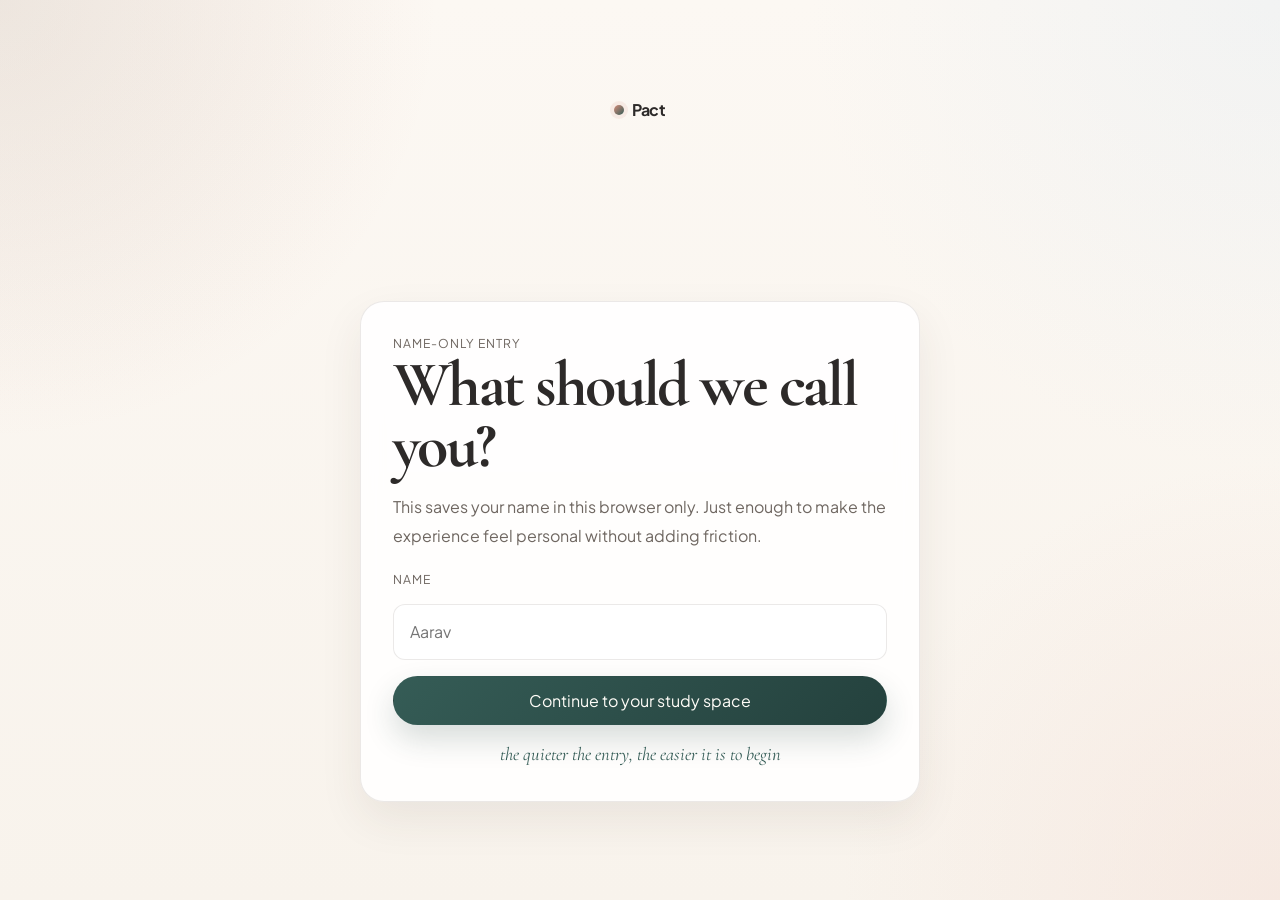
<file: session.html>
<!DOCTYPE html>
<html lang="en">
<head>
  <meta charset="UTF-8">
  <meta http-equiv="refresh" content="0; url=./pact.html#session">
  <title>Redirecting to Pact</title>
  <script>
    window.location.replace("./pact.html#session");
  </script>
</head>
<body></body>
</html>
</file>
<file: styles.css>
﻿/* â”€â”€ styles.css â”€â”€ verbatim â”€â”€â”€â”€â”€â”€â”€â”€â”€â”€â”€â”€â”€â”€â”€â”€â”€â”€â”€â”€ */
:root {
  --space-1: 8px;
  --space-2: 16px;
  --space-3: 24px;
  --space-4: 32px;
  --space-5: 48px;
  --bg: #f8f3ec;
  --surface: rgba(255, 255, 255, 0.88);
  --surface-strong: #ffffff;
  --surface-muted: rgba(255, 250, 246, 0.8);
  --text: #2d2a29;
  --muted: #6f6761;
  --border: rgba(92, 78, 68, 0.12);
  --border-strong: rgba(92, 78, 68, 0.2);
  --accent: #355c56;
  --accent-deep: #24413d;
  --rose: #d58d7b;
  --rose-soft: #f4dfd7;
  --sage: #dce9e2;
  --sky: #dce8f3;
  --amber: #f1dfbd;
  --shadow: 0 18px 44px rgba(62, 51, 43, 0.08);
  --radius-lg: 24px;
  --radius-md: 16px;
  --radius-sm: 12px;
  --font-sans: "Plus Jakarta Sans", "Segoe UI", sans-serif;
  --font-serif: "Cormorant Garamond", Georgia, serif;
  --font-script: "Cormorant Garamond", Georgia, serif;
}

* { box-sizing: border-box; }

html { scroll-behavior: smooth; }

body {
  margin: 0;
  min-height: 100vh;
  color: var(--text);
  font-family: var(--font-sans);
  line-height: 1.5;
  background:
    radial-gradient(circle at top left, rgba(213, 141, 123, 0.18), transparent 28%),
    radial-gradient(circle at top right, rgba(220, 232, 243, 0.32), transparent 30%),
    linear-gradient(180deg, #fcf8f3 0%, var(--bg) 100%);
}

a { color: inherit; text-decoration: none; }

button, input, select, textarea { font: inherit; }
button { cursor: pointer; }

textarea, input, select {
  width: 100%;
  border: 1px solid var(--border);
  border-radius: var(--radius-sm);
  background: rgba(255, 255, 255, 0.86);
  color: var(--text);
  padding: 0.95rem 1rem;
  transition: border-color 180ms ease, box-shadow 180ms ease, transform 180ms ease;
}

textarea:focus, input:focus, select:focus {
  outline: none;
  border-color: rgba(53, 92, 86, 0.4);
  box-shadow: 0 0 0 4px rgba(53, 92, 86, 0.08);
}

textarea { resize: vertical; min-height: 110px; }

input[type="range"] { padding: 0; border: none; background: transparent; box-shadow: none; }

[hidden] { display: none !important; }

.page-shell {
  width: min(1160px, calc(100% - 2rem));
  margin: 0 auto;
  padding: 1.3rem 0 3rem;
}

.site-header {
  display: flex;
  align-items: center;
  justify-content: space-between;
  gap: 1rem;
  margin-bottom: 1.6rem;
  padding-bottom: 0.85rem;
  border-bottom: 1px solid var(--border);
}

.site-nav {
  display: flex;
  align-items: center;
  gap: 0.85rem;
  flex-wrap: wrap;
}

.brand-mark {
  display: inline-flex;
  align-items: center;
  gap: 0.5rem;
  font-weight: 700;
  letter-spacing: -0.02em;
  position: relative;
}

.brand-mark::before {
  content: "";
  width: 10px;
  height: 10px;
  border-radius: 50%;
  background: linear-gradient(135deg, var(--rose) 0%, var(--accent) 100%);
  box-shadow: 0 0 0 4px rgba(213, 141, 123, 0.12);
}

.centered-mark { margin-bottom: 1.3rem; }

.hero-card, .panel, .auth-card {
  border: 1px solid var(--border);
  border-radius: var(--radius-lg);
  background: var(--surface);
  backdrop-filter: blur(10px);
  box-shadow: var(--shadow);
  transition: border-color 180ms ease, box-shadow 180ms ease, transform 180ms ease;
}

.hero-card, .auth-card { padding: var(--space-4); }
.panel { padding: var(--space-3); }

.panel:hover, .hero-card:hover, .auth-card:hover {
  border-color: var(--border-strong);
  box-shadow: 0 22px 54px rgba(62, 51, 43, 0.1);
}

.hero-card h1, .auth-card h1, .intro-panel h1, .hook-hero h1,
#sessionLivePanel h1, #sessionEmptyState h1 {
  margin: 0.2rem 0 1rem;
  font-family: var(--font-serif);
  font-size: clamp(2.6rem, 5vw, 4.6rem);
  font-weight: 700;
  line-height: 0.95;
  letter-spacing: -0.04em;
}

.panel h2, .panel h3 {
  margin: 0;
  font-family: var(--font-serif);
  font-weight: 700;
  letter-spacing: -0.03em;
}

.panel h2 { font-size: 1.8rem; }
.panel h3 { font-size: 1.3rem; }

.hero-copy, .auth-copy, .sidebar-copy, .hook-short, .panel p {
  line-height: 1.8;
  color: var(--muted);
}

.hero-copy { max-width: 60ch; }

.eyebrow, .panel-kicker, .meta-label, .field-label, .metric-label, .helper-text {
  margin: 0;
  font-size: 0.76rem;
  letter-spacing: 0.08em;
  text-transform: uppercase;
  color: var(--muted);
}

.button-row {
  display: flex;
  align-items: center;
  gap: 0.8rem;
  flex-wrap: wrap;
}

.button-row.narrow { justify-content: flex-start; }

.primary-button, .secondary-button, .ghost-button, .nav-button, .chip {
  display: inline-flex;
  align-items: center;
  justify-content: center;
  min-height: 42px;
  padding: 0.72rem 1rem;
  border-radius: 999px;
  border: 1px solid transparent;
  transition: transform 180ms ease, box-shadow 180ms ease, background 180ms ease, border-color 180ms ease;
}

.primary-button, .nav-button {
  background: linear-gradient(135deg, var(--accent) 0%, var(--accent-deep) 100%);
  color: #fffdf8;
  box-shadow: 0 14px 30px rgba(36, 65, 61, 0.18);
}

.secondary-button {
  background: rgba(255, 255, 255, 0.9);
  color: var(--text);
  border-color: var(--border);
}

.ghost-button, .chip {
  background: var(--surface-muted);
  color: var(--text);
  border-color: var(--border);
}

.compact { min-height: 38px; padding-inline: 0.9rem; }
.full-width { width: 100%; }

.primary-button:hover, .secondary-button:hover, .ghost-button:hover, .nav-button:hover, .chip:hover {
  transform: translateY(-1px);
  box-shadow: 0 10px 22px rgba(62, 51, 43, 0.08);
}

.hand-note { margin: 1rem 0 0; font-family: var(--font-script); font-style: italic; font-size: 1.15rem; color: var(--accent); }
.hand-note-center { text-align: center; }
.hand-note-small { font-size: 1.02rem; }

.trust-row {
  display: flex;
  flex-wrap: wrap;
  gap: 0.65rem;
  margin-top: 1rem;
}

.trust-chip {
  display: inline-flex;
  align-items: center;
  min-height: 34px;
  padding: 0.45rem 0.75rem;
  border-radius: 999px;
  border: 1px solid var(--border);
  background: rgba(255, 255, 255, 0.78);
  color: var(--muted);
  font-size: 0.88rem;
}

.home-hero-grid, .dashboard-layout, .hook-layout, .session-layout {
  display: grid;
  gap: var(--space-3);
}

.home-hero-grid {
  grid-template-columns: minmax(0, 1.45fr) minmax(280px, 0.8fr);
  margin-bottom: 1.4rem;
}

.dashboard-layout, .hook-layout, .session-layout {
  grid-template-columns: minmax(0, 1.45fr) minmax(280px, 0.75fr);
}

.home-side, .dashboard-main, .app-sidebar, .hook-main, .hook-side, .session-main, .session-side {
  display: grid;
  gap: 1.25rem;
  align-content: start;
}

.hero-card-warm {
  background:
    radial-gradient(circle at top right, rgba(220, 232, 243, 0.48), transparent 30%),
    linear-gradient(135deg, rgba(255, 251, 247, 0.96), rgba(255, 246, 240, 0.92));
}

.soft-gradient-card {
  background:
    radial-gradient(circle at top right, rgba(220, 232, 243, 0.4), transparent 30%),
    radial-gradient(circle at bottom left, rgba(220, 233, 226, 0.35), transparent 28%),
    rgba(255, 255, 255, 0.9);
}

.tone-panel { background: linear-gradient(180deg, rgba(255, 250, 246, 0.95), rgba(244, 251, 248, 0.88)); }

.mini-steps .step-list { display: grid; gap: var(--space-2); margin-top: var(--space-2); }

.step-item { display: grid; grid-template-columns: auto 1fr; gap: 0.8rem; align-items: start; }

.step-item span {
  display: inline-flex;
  align-items: center;
  justify-content: center;
  width: 2rem;
  height: 2rem;
  border-radius: 50%;
  background: var(--amber);
  font-size: 0.8rem;
  font-weight: 700;
  color: var(--text);
}

.step-item p { margin: 0.1rem 0 0; }

.feature-grid { display: grid; grid-template-columns: repeat(3, minmax(0, 1fr)); gap: var(--space-3); margin-bottom: var(--space-3); }

.feature-panel, .metric-card, .accent-sage, .accent-rose, .accent-sky { position: relative; overflow: hidden; }

.accent-sage { background: linear-gradient(180deg, rgba(220, 233, 226, 0.62), rgba(255, 255, 255, 0.9)); }
.accent-rose { background: linear-gradient(180deg, rgba(244, 223, 215, 0.66), rgba(255, 255, 255, 0.9)); }
.accent-sky  { background: linear-gradient(180deg, rgba(220, 232, 243, 0.62), rgba(255, 255, 255, 0.9)); }

.page-map { background: linear-gradient(180deg, rgba(255, 255, 255, 0.92), rgba(255, 249, 244, 0.88)); }

.map-grid {
  display: grid;
  grid-template-columns: repeat(4, minmax(0, 1fr));
  gap: var(--space-2);
  margin-top: var(--space-2);
}

.map-card {
  padding: 1rem;
  border-radius: var(--radius-md);
  background: rgba(255, 255, 255, 0.74);
  border: 1px solid var(--border);
}

.map-card strong, .map-card span { display: block; }
.map-card span { margin-top: 0.35rem; color: var(--muted); line-height: 1.65; }

.auth-layout { display: grid; place-items: center; min-height: 100vh; padding: 1.2rem; }

.auth-layout-warm {
  background:
    radial-gradient(circle at top left, rgba(220, 233, 226, 0.3), transparent 26%),
    radial-gradient(circle at bottom right, rgba(244, 223, 215, 0.5), transparent 28%);
}

.auth-card { width: min(560px, 100%); }
.auth-form { display: grid; gap: 1rem; margin-top: 1.2rem; }

.returning-user { margin-top: 1.2rem; padding-top: 1rem; border-top: 1px solid var(--border); }
.returning-name { margin: 0.35rem 0 1rem; color: var(--text); font-family: var(--font-serif); font-size: 1.8rem; }

.notice-banner {
  padding: 1rem 1.1rem;
  border: 1px solid rgba(53, 92, 86, 0.18);
  border-radius: var(--radius-md);
  background: rgba(220, 233, 226, 0.72);
  color: var(--text);
  animation: floatIn 220ms ease both;
}

.panel-head {
  display: flex;
  align-items: flex-start;
  justify-content: space-between;
  gap: 1rem;
  margin-bottom: 1rem;
}

.compact-head { margin-bottom: 0.75rem; }

.status-badge {
  display: inline-flex;
  align-items: center;
  padding: 0.5rem 0.78rem;
  border-radius: 999px;
  background: rgba(220, 233, 226, 0.7);
  color: var(--accent);
  border: 1px solid var(--border);
  font-size: 0.8rem;
  font-weight: 600;
}

.chip-row { display: flex; flex-wrap: wrap; gap: 0.65rem; margin-top: 1rem; }
.chip { min-height: 38px; padding: 0.6rem 0.9rem; }

.form-grid { display: grid; grid-template-columns: 220px minmax(0, 1fr); gap: 1rem; }
.field { display: grid; gap: 0.5rem; }

.duration-panel {
  display: grid;
  gap: 0.9rem;
  margin: 1.25rem 0;
  padding: 1rem;
  border-radius: var(--radius-md);
  background: linear-gradient(180deg, rgba(255, 250, 246, 0.9), rgba(244, 251, 248, 0.85));
  border: 1px solid var(--border);
}

.duration-meter { display: grid; grid-template-columns: minmax(0, 1fr) auto; gap: 1rem; align-items: center; }

.duration-badge {
  min-width: 88px;
  padding: 0.8rem 0.95rem;
  border-radius: 999px;
  background: rgba(255, 255, 255, 0.9);
  border: 1px solid var(--border);
  text-align: center;
  font-weight: 700;
}

.duration-badge span { font-size: 1.2rem; }

.hook-preview-grid { display: grid; grid-template-columns: minmax(0, 1fr) 220px; gap: 1rem; align-items: start; }

.hook-card, .thermostat-card, .answer-cues, .graduation-note, .metric-card,
.checkin-card, .subtle-panel, .session-timer-card, .quote-box, .visual-stage {
  border: 1px solid var(--border);
  border-radius: var(--radius-md);
  background: var(--surface-muted);
}

.hook-card, .thermostat-card, .answer-cues, .checkin-card, .subtle-panel, .session-timer-card, .visual-stage {
  padding: 1.1rem;
}

.expanded-hook-card h3 { margin-top: 0.45rem; }
.preview-actions { display: grid; gap: 0.75rem; }

.task-entry { display: grid; grid-template-columns: minmax(0, 1fr) auto; gap: 0.8rem; margin-bottom: 1rem; }

.task-list, .session-history { list-style: none; padding: 0; margin: 0; display: grid; gap: 0.75rem; }

.task-item, .session-entry {
  display: grid;
  gap: 0.45rem;
  padding: 0.95rem 1rem;
  border: 1px solid var(--border);
  border-radius: var(--radius-md);
  background: rgba(255, 255, 255, 0.86);
}

.task-row { display: flex; align-items: center; gap: 0.8rem; }
.task-checkbox { width: 18px; height: 18px; accent-color: var(--accent); }
.task-text { flex: 1; line-height: 1.5; }
.task-text.completed { color: var(--muted); text-decoration: line-through; }
.task-remove { border: none; background: transparent; color: var(--muted); font-size: 0.92rem; padding: 0; }

.metric-grid { display: grid; grid-template-columns: repeat(2, minmax(0, 1fr)); gap: 0.8rem; margin-top: 0.7rem; }
.metric-card { padding: 1rem; display: grid; gap: 0.3rem; }
.metric-value { font-family: var(--font-serif); font-size: 2.4rem; letter-spacing: -0.05em; }
.xp-card {
  margin-top: 0.8rem;
  grid-template-columns: 132px minmax(0, 1fr);
  align-items: center;
  gap: 1rem;
  background: linear-gradient(180deg, rgba(220, 232, 243, 0.72), rgba(255, 255, 255, 0.92));
}

.xp-ring, .timer-dial {
  position: relative;
  display: grid;
  place-items: center;
}

.xp-ring {
  width: 132px;
  aspect-ratio: 1;
}

.xp-ring svg, .timer-dial svg {
  width: 100%;
  height: 100%;
  transform: rotate(-90deg);
}

.ring-track, .ring-progress, .timer-dial-track, .timer-dial-progress {
  fill: none;
  stroke-linecap: round;
}

.ring-track {
  stroke: rgba(53, 92, 86, 0.12);
  stroke-width: 10;
}

.ring-progress {
  stroke: var(--accent);
  stroke-width: 10;
  transition: stroke-dashoffset 220ms ease;
}

.xp-ring-center, .timer-dial-center {
  position: absolute;
  inset: 0;
  display: grid;
  place-content: center;
  text-align: center;
}

.xp-ring-center { gap: 0.18rem; }

.ring-level {
  font-family: var(--font-serif);
  font-size: 2.9rem;
  line-height: 0.9;
  letter-spacing: -0.05em;
}

.xp-copy { display: grid; gap: 0.45rem; }
.xp-copy h3 { margin-top: 0.1rem; }

.xp-meta {
  display: flex;
  flex-wrap: wrap;
  gap: 0.65rem;
  margin-top: 0.15rem;
  color: var(--muted);
  font-size: 0.92rem;
}

.graduation-note { margin-top: 1rem; padding: 1rem; line-height: 1.7; color: var(--muted); }

.session-entry strong { font-size: 1rem; }
.session-entry small  { color: var(--muted); }

.hook-hero .hook-short { margin-top: -0.15rem; color: var(--text); font-size: 1.1rem; }

.hook-info-grid { display: grid; grid-template-columns: repeat(3, minmax(0, 1fr)); gap: 1rem; }

.visual-stage {
  display: grid;
  place-items: center;
  min-height: 320px;
  background:
    radial-gradient(circle at top left, rgba(220, 233, 226, 0.35), transparent 32%),
    rgba(255, 252, 248, 0.9);
}

.visual-stage svg { max-width: 100%; height: auto; }
.visual-caption { margin: 0.85rem 0 0; }

.session-timer-card {
  min-width: 240px;
  display: grid;
  justify-items: center;
  gap: 0.9rem;
  text-align: center;
  background: linear-gradient(180deg, rgba(220, 232, 243, 0.52), rgba(255, 255, 255, 0.9));
}

.timer-dial {
  width: min(220px, 100%);
  aspect-ratio: 1;
}

.timer-dial-track {
  stroke: rgba(53, 92, 86, 0.12);
  stroke-width: 12;
}

.timer-dial-progress {
  stroke: var(--rose);
  stroke-width: 12;
  transition: stroke-dashoffset 600ms linear;
}

.timer-dial-center {
  padding: 2rem;
  gap: 0.3rem;
}

.session-timer-label { display: block; font-size: 0.72rem; text-transform: uppercase; letter-spacing: 0.08em; color: var(--muted); }

.session-timer-card strong { display: block; margin-top: 0.15rem; font-family: var(--font-serif); font-size: 3rem; line-height: 0.9; }
.session-timer-card small  { display: block; color: var(--muted); }

.session-progress-meta {
  display: grid;
  gap: 0.35rem;
  justify-items: center;
  color: var(--muted);
  font-size: 0.92rem;
}

.session-overview { display: grid; grid-template-columns: repeat(3, minmax(0, 1fr)); gap: 0.8rem; margin-bottom: 1rem; }

.overview-item {
  padding: 0.95rem 1rem;
  border: 1px solid var(--border);
  border-radius: var(--radius-md);
  background: rgba(255, 255, 255, 0.85);
}

.overview-item strong { display: block; margin-top: 0.45rem; font-size: 1rem; }

.compact-list .task-item { padding: 0.82rem 0.9rem; }

.rating-grid { display: grid; grid-template-columns: repeat(5, minmax(0, 1fr)); gap: 0.6rem; margin-top: 1rem; }

.rating-button {
  min-height: 54px;
  border: 1px solid var(--border);
  border-radius: 16px;
  background: rgba(255, 255, 255, 0.9);
  font-weight: 700;
  color: var(--text);
}

.rating-button:hover { background: var(--sage); transform: translateY(-1px); }

.focus-order {
  display: grid;
  gap: var(--space-2);
}

.focus-step {
  padding: 1rem;
  border-radius: var(--radius-md);
  border: 1px solid var(--border);
  background: rgba(255, 255, 255, 0.74);
}

.focus-step strong,
.focus-step span {
  display: block;
}

.focus-step span {
  margin-top: 0.35rem;
  color: var(--muted);
  line-height: 1.65;
}

.wrap-question { margin-bottom: 1rem; }
.challenge-copy { margin: 0.45rem 0 0; font-size: 1.08rem; line-height: 1.7; color: var(--text); }

.helper-text { text-transform: none; letter-spacing: 0; }

.reveal { animation: floatIn 380ms ease both; }

@keyframes floatIn {
  from { opacity: 0; transform: translateY(16px); }
  to   { opacity: 1; transform: translateY(0); }
}

/* â”€â”€ SPA router â”€â”€â”€â”€â”€â”€â”€â”€â”€â”€â”€â”€â”€â”€â”€â”€â”€â”€â”€â”€â”€â”€â”€â”€â”€â”€â”€â”€â”€â”€â”€ */
.page-view { display: none; }
.page-view.active { display: block; }

/* â”€â”€ Responsive â”€â”€â”€â”€â”€â”€â”€â”€â”€â”€â”€â”€â”€â”€â”€â”€â”€â”€â”€â”€â”€â”€â”€â”€â”€â”€â”€â”€â”€â”€â”€ */
@media (max-width: 980px) {
  .home-hero-grid, .dashboard-layout, .hook-layout, .session-layout,
  .feature-grid, .hook-info-grid, .map-grid, .form-grid,
  .hook-preview-grid, .task-entry, .session-overview {
    grid-template-columns: 1fr;
  }

  .xp-card { grid-template-columns: 1fr; justify-items: center; text-align: center; }
  .xp-meta { justify-content: center; }
  .session-timer-card { min-width: 0; width: 100%; }
}

@media (max-width: 720px) {
  .page-shell { width: min(100% - 1rem, 100%); padding-top: 1rem; }
  .site-header { flex-direction: column; align-items: flex-start; }
  .hero-card, .auth-card { padding: 1.4rem; }
  .panel { padding: 1.05rem; }

  .hero-card h1, .auth-card h1, .intro-panel h1, .hook-hero h1,
  #sessionLivePanel h1, #sessionEmptyState h1 {
    font-size: clamp(2.1rem, 10vw, 3.1rem);
  }

  .rating-grid { grid-template-columns: repeat(2, minmax(0, 1fr)); }
  .metric-grid { grid-template-columns: 1fr; }
}
/* Page transitions */
.page-view {
  display: none;
}
.page-view.active {
  display: block;
  animation: pageFadeIn 0.2s ease forwards;
}
.page-view.page-leaving {
  display: block;
  animation: pageFadeOut 0.16s ease forwards;
  pointer-events: none;
}

@keyframes pageFadeIn {
  from { opacity: 0; }
  to   { opacity: 1; }
}
@keyframes pageFadeOut {
  from { opacity: 1; }
  to   { opacity: 0; }
}

/* Active nav indicator */
.site-nav a.nav-active {
  opacity: 1;
  font-weight: 600;
  border-bottom: 1px solid currentColor;
}
</file>
